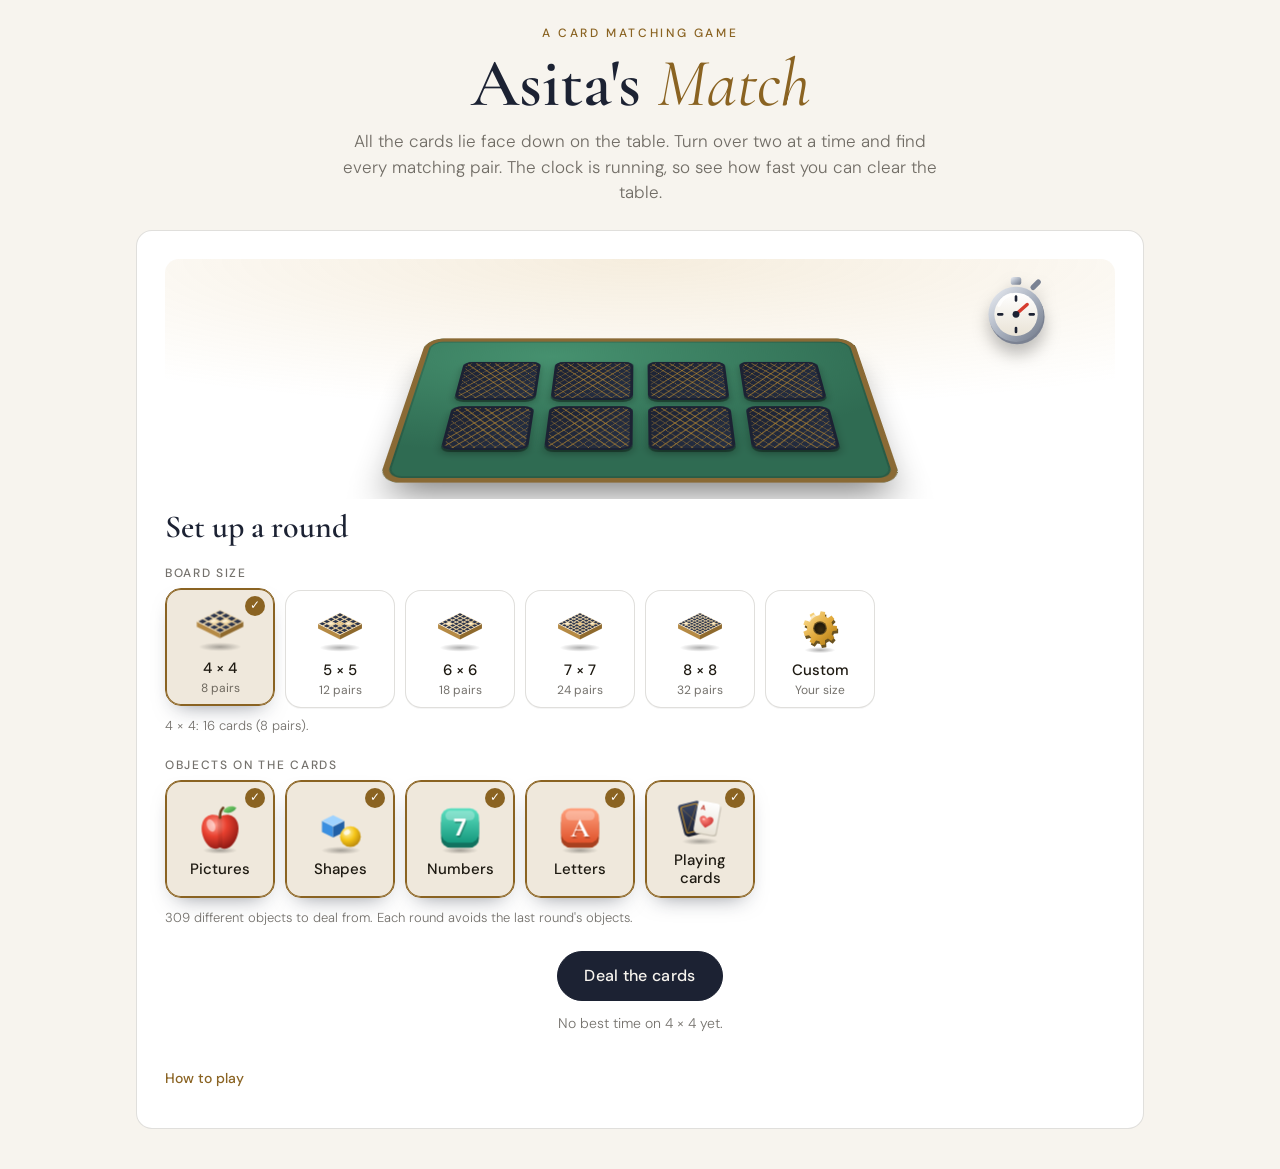
<file: index.html>
<!DOCTYPE html>
<html lang="en">
<head>
<meta charset="UTF-8">
<meta name="viewport" content="width=device-width, initial-scale=1, viewport-fit=cover">
<title>Asita's Match</title>
<meta name="description" content="Asita's Match: a card matching game. Turn over two cards at a time, find every pair and beat your best time. Plays on phones, tablets and computers.">
<meta name="theme-color" content="#f7f4ee" media="(prefers-color-scheme: light)">
<meta name="theme-color" content="#141824" media="(prefers-color-scheme: dark)">
<meta name="apple-mobile-web-app-capable" content="yes">
<meta name="mobile-web-app-capable" content="yes">
<meta name="apple-mobile-web-app-title" content="Asita's Match">
<meta name="apple-mobile-web-app-status-bar-style" content="default">
<link rel="icon" href="icon.svg" type="image/svg+xml">
<link rel="apple-touch-icon" href="icon-180.png">
<link rel="manifest" href="manifest.webmanifest">
<link rel="preconnect" href="https://fonts.googleapis.com">
<link rel="preconnect" href="https://fonts.gstatic.com" crossorigin>
<link href="https://fonts.googleapis.com/css2?family=Cormorant+Garamond:ital,wght@0,600;0,700;1,400&family=DM+Sans:opsz,wght@9..40,300;9..40,400;9..40,500;9..40,600&display=swap" rel="stylesheet">
<link rel="stylesheet" href="styles.css">
<link rel="stylesheet" href="lobby3d.css">
</head>
<body>
<script src="lobby3d.js"></script>
<div class="wrap">
  <header id="siteHeader">
    <div class="eyebrow">A card matching game</div>
    <h1>Asita's <em>Match</em></h1>
    <p class="lead">All the cards lie face down on the table. Turn over two at a time and find every matching pair. The clock is running, so see how fast you can clear the table.</p>
  </header>

  <!-- SETUP -->
  <section class="panel" id="setup">
    <!-- cards on a table in 3D, pairs turning over; purely decorative -->
    <div class="hero3d" aria-hidden="true">
      <div class="scene"><div class="sway">
        <div class="table">
          <span class="hc pair" style="--d:0s"><span class="hc-in"><span class="hc-back"></span><span class="hc-face"><svg class="ico3d" aria-hidden="true" focusable="false"><use href="#i3-apple"/></svg></span></span></span>
          <span class="hc" style="--d:-2.5s"><span class="hc-in"><span class="hc-back"></span><span class="hc-face"><svg class="ico3d" aria-hidden="true" focusable="false"><use href="#i3-number"/></svg></span></span></span>
          <span class="hc" style="--d:-7.5s"><span class="hc-in"><span class="hc-back"></span><span class="hc-face"><svg class="ico3d" aria-hidden="true" focusable="false"><use href="#i3-star"/></svg></span></span></span>
          <span class="hc" style="--d:-5s"><span class="hc-in"><span class="hc-back"></span><span class="hc-face"><svg class="ico3d" aria-hidden="true" focusable="false"><use href="#i3-cards"/></svg></span></span></span>
          <span class="hc" style="--d:-4.4s"><span class="hc-in"><span class="hc-back"></span><span class="hc-face"><svg class="ico3d" aria-hidden="true" focusable="false"><use href="#i3-cards"/></svg></span></span></span>
          <span class="hc" style="--d:-6.9s"><span class="hc-in"><span class="hc-back"></span><span class="hc-face"><svg class="ico3d" aria-hidden="true" focusable="false"><use href="#i3-star"/></svg></span></span></span>
          <span class="hc pair" style="--d:-9.4s"><span class="hc-in"><span class="hc-back"></span><span class="hc-face"><svg class="ico3d" aria-hidden="true" focusable="false"><use href="#i3-apple"/></svg></span></span></span>
          <span class="hc" style="--d:-1.9s"><span class="hc-in"><span class="hc-back"></span><span class="hc-face"><svg class="ico3d" aria-hidden="true" focusable="false"><use href="#i3-number"/></svg></span></span></span>
        </div>
        <span class="watch"><svg class="ico3d" aria-hidden="true" focusable="false"><use href="#i3-stopwatch"/></svg></span>
      </div></div>
    </div>
    <h2>Set up a round</h2>
    <div class="settings">
      <fieldset class="field">
        <legend class="title">Board size</legend>
        <div class="seg tiles" id="sizeSeg">
          <input type="radio" name="size" id="s4" value="4x4" checked><label for="s4"><svg class="ico3d" aria-hidden="true" focusable="false"><use href="#i3-board4"/></svg>4 × 4<small>8 pairs</small></label>
          <input type="radio" name="size" id="s5" value="5x5"><label for="s5"><svg class="ico3d" aria-hidden="true" focusable="false"><use href="#i3-board5"/></svg>5 × 5<small>12 pairs</small></label>
          <input type="radio" name="size" id="s6" value="6x6"><label for="s6"><svg class="ico3d" aria-hidden="true" focusable="false"><use href="#i3-board6"/></svg>6 × 6<small>18 pairs</small></label>
          <input type="radio" name="size" id="s7" value="7x7"><label for="s7"><svg class="ico3d" aria-hidden="true" focusable="false"><use href="#i3-board7"/></svg>7 × 7<small>24 pairs</small></label>
          <input type="radio" name="size" id="s8" value="8x8"><label for="s8"><svg class="ico3d" aria-hidden="true" focusable="false"><use href="#i3-board8"/></svg>8 × 8<small>32 pairs</small></label>
          <input type="radio" name="size" id="sc" value="custom"><label for="sc"><svg class="ico3d" aria-hidden="true" focusable="false"><use href="#i3-custom"/></svg>Custom<small>Your size</small></label>
        </div>
        <p class="hint" id="sizeHint"></p>
      </fieldset>

      <fieldset class="field custom" id="customField" hidden>
        <legend class="title">Custom board</legend>
        <div class="steppers">
          <div class="stepper">
            <label for="c-rows">Rows</label>
            <div class="stepper-ctl">
              <button type="button" class="step" data-for="c-rows" data-step="-1" aria-label="Fewer rows">−</button>
              <input type="number" id="c-rows" inputmode="numeric" pattern="[0-9]*" step="1" min="2" max="8">
              <button type="button" class="step" data-for="c-rows" data-step="1" aria-label="More rows">+</button>
            </div>
          </div>
          <div class="stepper">
            <label for="c-cols">Columns</label>
            <div class="stepper-ctl">
              <button type="button" class="step" data-for="c-cols" data-step="-1" aria-label="Fewer columns">−</button>
              <input type="number" id="c-cols" inputmode="numeric" pattern="[0-9]*" step="1" min="2" max="8">
              <button type="button" class="step" data-for="c-cols" data-step="1" aria-label="More columns">+</button>
            </div>
          </div>
        </div>
      </fieldset>

      <fieldset class="field">
        <legend class="title">Objects on the cards</legend>
        <div class="seg tiles" id="catSeg"></div>
        <p class="hint" id="catHint"></p>
      </fieldset>
    </div>
    <div class="actions"><button class="btn" id="startBtn" type="button" aria-describedby="catHint">Deal the cards</button></div>
    <p class="best-line" id="bestLine"></p>

    <details class="rules">
      <summary>How to play</summary>
      <ol>
        <li>Choose a board size. A 4 × 4 board has 16 cards (8 pairs) and an 8 × 8 board has 64 cards (32 pairs). Custom lets you choose any number of rows and columns from 2 to 8.</li>
        <li>If the board has an odd number of spaces, as 5 × 5 and 7 × 7 do, the middle space is a free ★ space with no card on it.</li>
        <li>Tap a card to turn it over, then tap a second card. If the two match, they stay face up. If not, they turn back over, so try to remember where they were.</li>
        <li>The timer starts on your first tap and stops when you find the last pair. Each try at a pair counts as one move.</li>
        <li>You can pause at any time. The board is hidden while the game is paused.</li>
        <li>On a keyboard, use the arrow keys to move between cards, Enter or Space to turn one over and Esc to pause.</li>
        <li>Each round deals objects you didn't have in the last round, where there are enough to choose from. Your best time for every board size is saved on this device.</li>
      </ol>
    </details>
  </section>

  <!-- PLAY -->
  <section class="panel play" id="play" hidden>
    <div class="hud" id="hud">
      <div class="hud-item"><span class="k">Time</span><span class="v mono" id="hudTime">0:00.0</span></div>
      <div class="hud-item"><span class="k">Pairs</span><span class="v"><span id="hudPairs">0</span>/<span id="hudTotal">8</span></span></div>
      <div class="hud-item"><span class="k">Moves</span><span class="v" id="hudMoves">0</span></div>
    </div>
    <p class="status" id="status" aria-live="polite">The timer starts on your first tap.</p>
    <div class="board-wrap" id="boardWrap">
      <div class="board" id="board" role="group" aria-label="Cards on the table"></div>
      <div class="paused" id="pausedCover" hidden>
        <div class="big">Paused</div>
        <p>The cards are hidden while the game is paused.</p>
        <button class="btn" id="resumeBtn" type="button">Resume</button>
      </div>
    </div>
    <div class="actions play-actions" id="playActions">
      <button class="btn ghost" id="pauseBtn" type="button">Pause</button>
      <button class="btn ghost" id="restartBtn" type="button">New deal</button>
      <button class="btn ghost" id="quitBtn" type="button">Quit</button>
    </div>
  </section>

  <!-- RESULTS -->
  <section class="panel" id="results" hidden>
    <h2 class="center" id="resultTitle" tabindex="-1">Table cleared!</h2>
    <div class="final">
      <div class="score mono" id="finalTime">0:00.0</div>
      <p id="finalMsg"></p>
    </div>
    <div class="stats" id="finalStats"></div>
    <div class="actions">
      <button class="btn" id="againBtn" type="button">Play again</button>
      <button class="btn ghost" id="setupBtn" type="button">Change board</button>
    </div>
    <h3 class="sub">Your rounds</h3>
    <div class="table-wrap"><table class="rounds" id="roundsTable"></table></div>
  </section>
</div>
<div class="sr-only" id="announcer" aria-live="polite"></div>
<script src="game.js"></script>
</body>
</html>
</file>
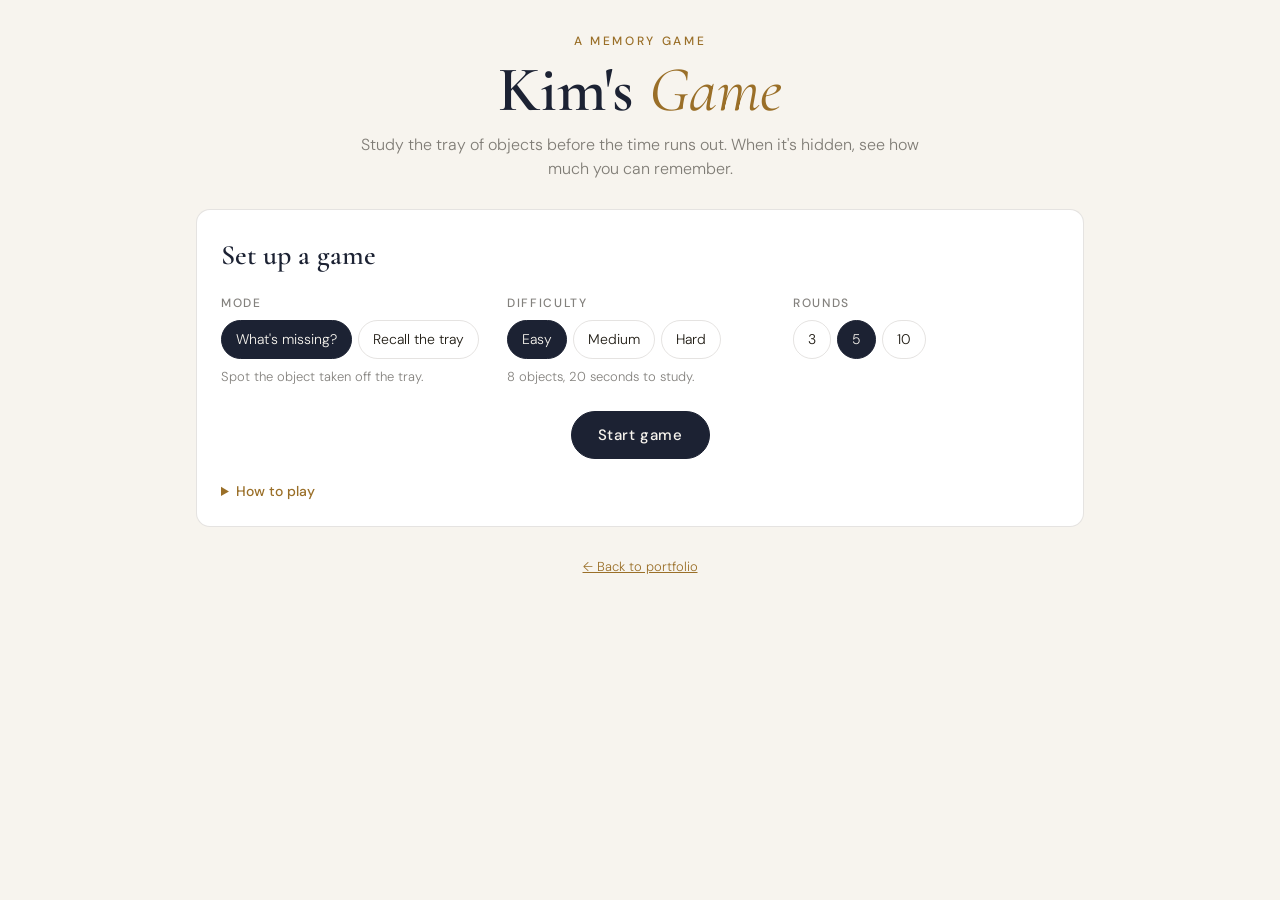
<file: kims-game.html>
<!DOCTYPE html>
<html lang="en">
<head>
<meta charset="UTF-8">
<meta name="viewport" content="width=device-width, initial-scale=1.0">
<title>Kim's Game</title>
<meta name="description" content="Play Kim's game: study a tray of objects, then test your memory.">
<link href="https://fonts.googleapis.com/css2?family=Cormorant+Garamond:ital,wght@0,400;0,600;0,700;1,400&family=DM+Sans:opsz,wght@9..40,300;9..40,400;9..40,500&display=swap" rel="stylesheet">
<style>
:root {
  --bg:      #f7f4ee;
  --bg2:     #ede9e0;
  --card:    #ffffff;
  --border:  rgba(40,30,10,0.12);
  --navy:    #1c2233;
  --gold:    #9a6f28;
  --gold2:   #c49030;
  --forest:  #2b5445;
  --text:    #1e1a12;
  --muted:   rgba(30,26,18,0.55);
  --red:     #8b3a2a;
  --good-bg: rgba(43,84,69,0.12);
  --bad-bg:  rgba(139,58,42,0.12);
  --sel-bg:  rgba(154,111,40,0.14);
}
@media (prefers-color-scheme: dark) {
  :root:not([data-theme="light"]) {
    --bg: #141824; --bg2: #1c2233; --card: #232a3d; --border: rgba(255,240,210,0.12);
    --navy: #f0e8d8; --gold: #e0b45a; --gold2: #e8c060; --forest: #6fbf9f;
    --text: #f0ebe0; --muted: rgba(240,235,224,0.6); --red: #e08a76;
    --good-bg: rgba(111,191,159,0.16); --bad-bg: rgba(224,138,118,0.16); --sel-bg: rgba(224,180,90,0.18);
  }
}
:root[data-theme="dark"] {
  --bg: #141824; --bg2: #1c2233; --card: #232a3d; --border: rgba(255,240,210,0.12);
  --navy: #f0e8d8; --gold: #e0b45a; --gold2: #e8c060; --forest: #6fbf9f;
  --text: #f0ebe0; --muted: rgba(240,235,224,0.6); --red: #e08a76;
  --good-bg: rgba(111,191,159,0.16); --bad-bg: rgba(224,138,118,0.16); --sel-bg: rgba(224,180,90,0.18);
}

*,*::before,*::after { margin:0; padding:0; box-sizing:border-box; }
body {
  background: var(--bg);
  color: var(--text);
  font-family: 'DM Sans', sans-serif;
  font-weight: 300;
  min-height: 100vh;
  line-height: 1.5;
}
.wrap { max-width: 920px; margin: 0 auto; padding: 32px 16px 64px; }

header { text-align: center; margin-bottom: 28px; }
.eyebrow { font-size: 12px; letter-spacing: .22em; text-transform: uppercase; color: var(--gold); font-weight: 500; }
h1 { font-family: 'Cormorant Garamond', serif; font-weight: 600; font-size: clamp(40px, 8vw, 64px); color: var(--navy); line-height: 1.05; margin: 6px 0 10px; }
h1 em { color: var(--gold); font-style: italic; font-weight: 400; }
.lead { color: var(--muted); max-width: 560px; margin: 0 auto; }

.panel { background: var(--card); border: 1px solid var(--border); border-radius: 14px; padding: 24px; }
h2 { font-family: 'Cormorant Garamond', serif; font-weight: 600; font-size: 28px; color: var(--navy); margin-bottom: 6px; }

.settings { display: grid; gap: 20px; grid-template-columns: repeat(auto-fit, minmax(240px, 1fr)); margin: 18px 0 24px; }
.field label.title { display:block; font-size: 12px; letter-spacing: .14em; text-transform: uppercase; color: var(--muted); margin-bottom: 8px; font-weight: 500; }
.seg { display: flex; flex-wrap: wrap; gap: 6px; }
.seg input { position: absolute; opacity: 0; pointer-events: none; }
.seg label { padding: 8px 14px; border: 1px solid var(--border); border-radius: 999px; cursor: pointer; font-size: 14px; user-select: none; transition: background .15s, border-color .15s; }
.seg input:checked + label { background: var(--navy); color: var(--bg); border-color: var(--navy); }
.seg input:focus-visible + label { outline: 2px solid var(--gold2); outline-offset: 2px; }
.hint { font-size: 13px; color: var(--muted); margin-top: 8px; }

.btn { font: inherit; font-weight: 500; font-size: 15px; letter-spacing: .04em; padding: 12px 26px; border-radius: 999px; border: 1px solid var(--navy); background: var(--navy); color: var(--bg); cursor: pointer; transition: transform .1s, opacity .15s; }
.btn:hover { transform: translateY(-1px); }
.btn:disabled { opacity: .4; cursor: not-allowed; transform: none; }
.btn.ghost { background: transparent; color: var(--navy); }
.btn:focus-visible { outline: 2px solid var(--gold2); outline-offset: 2px; }
.actions { display: flex; flex-wrap: wrap; gap: 10px; justify-content: center; margin-top: 20px; }

.hud { display: flex; flex-wrap: wrap; gap: 8px 20px; justify-content: space-between; align-items: center; margin-bottom: 14px; font-size: 14px; color: var(--muted); }
.hud b { color: var(--text); font-weight: 500; }
.phase { font-family: 'Cormorant Garamond', serif; font-size: 26px; font-weight: 600; color: var(--navy); text-align: center; margin-bottom: 4px; }
.instr { text-align: center; color: var(--muted); margin-bottom: 16px; min-height: 1.5em; }
.instr:empty { display: none; }

.timer { height: 6px; background: var(--bg2); border-radius: 99px; overflow: hidden; margin-bottom: 18px; }
.timer > i { display: block; height: 100%; width: 100%; background: linear-gradient(90deg, var(--gold), var(--gold2)); transform-origin: left; }

.tray {
  display: grid; gap: 10px;
  grid-template-columns: repeat(auto-fill, minmax(96px, 1fr));
  background: var(--bg2); border-radius: 12px; padding: 14px;
  min-height: 140px;
}
.tray.cover { position: relative; }
.item {
  font: inherit; color: var(--text);
  background: var(--card); border: 2px solid transparent; border-radius: 10px;
  padding: 12px 6px 10px; text-align: center; display: flex; flex-direction: column; align-items: center; gap: 4px;
  box-shadow: 0 1px 2px rgba(0,0,0,.06);
  animation: pop .25s ease both;
}
.item .emo { font-size: 38px; line-height: 1.1; }
.item .nm { font-size: 12px; color: var(--muted); }
button.item { cursor: pointer; transition: border-color .12s, background .12s; }
button.item:hover { border-color: var(--border); }
button.item:focus-visible { outline: 2px solid var(--gold2); outline-offset: 2px; }
.item.sel { border-color: var(--gold); background: var(--sel-bg); }
.item.good { border-color: var(--forest); background: var(--good-bg); }
.item.bad { border-color: var(--red); background: var(--bad-bg); }
.item.missed { border-color: var(--forest); border-style: dashed; }
.item .tag { font-size: 11px; font-weight: 500; letter-spacing: .04em; }
.item.good .tag { color: var(--forest); }
.item.bad .tag { color: var(--red); }
.item.missed .tag { color: var(--forest); }
.item.gone { visibility: hidden; }
@keyframes pop { from { opacity: 0; transform: scale(.85); } to { opacity: 1; transform: none; } }

.blank { display: flex; align-items: center; justify-content: center; min-height: 220px; flex-direction: column; gap: 6px; }
.blank .big { font-family: 'Cormorant Garamond', serif; font-size: 72px; color: var(--navy); line-height: 1; }

.result { text-align: center; margin: 18px 0 4px; }
.result .score { font-family: 'Cormorant Garamond', serif; font-size: 44px; font-weight: 700; color: var(--navy); }
.result p { color: var(--muted); }

.stats { display: grid; grid-template-columns: repeat(auto-fit, minmax(120px, 1fr)); gap: 10px; margin-top: 18px; }
.stat { background: var(--bg2); border-radius: 10px; padding: 12px; text-align: center; }
.stat .v { font-family: 'Cormorant Garamond', serif; font-size: 30px; font-weight: 700; color: var(--navy); }
.stat .k { font-size: 11px; letter-spacing: .14em; text-transform: uppercase; color: var(--muted); }

.rules { margin-top: 22px; font-size: 14px; color: var(--muted); }
.rules summary { cursor: pointer; color: var(--gold); font-weight: 500; }
.rules ol { padding-left: 20px; margin-top: 8px; display: grid; gap: 4px; }

footer { text-align: center; margin-top: 30px; font-size: 13px; color: var(--muted); }
footer a { color: var(--gold); }

[hidden] { display: none !important; }

@media (max-width: 480px) {
  .panel { padding: 16px; }
  .tray { grid-template-columns: repeat(auto-fill, minmax(78px, 1fr)); gap: 8px; padding: 10px; }
  .item .emo { font-size: 30px; }
}
@media (prefers-reduced-motion: reduce) { .item { animation: none; } }
</style>
</head>
<body>
<div class="wrap">
  <header>
    <div class="eyebrow">A memory game</div>
    <h1>Kim's <em>Game</em></h1>
    <p class="lead">Study the tray of objects before the time runs out. When it's hidden, see how much you can remember.</p>
  </header>

  <!-- SETUP -->
  <section class="panel" id="setup">
    <h2>Set up a game</h2>
    <div class="settings">
      <div class="field">
        <label class="title">Mode</label>
        <div class="seg" id="modeSeg">
          <input type="radio" name="mode" id="m-missing" value="missing" checked><label for="m-missing">What's missing?</label>
          <input type="radio" name="mode" id="m-recall" value="recall"><label for="m-recall">Recall the tray</label>
        </div>
        <p class="hint" id="modeHint"></p>
      </div>
      <div class="field">
        <label class="title">Difficulty</label>
        <div class="seg" id="diffSeg">
          <input type="radio" name="diff" id="d-easy" value="easy" checked><label for="d-easy">Easy</label>
          <input type="radio" name="diff" id="d-med" value="medium"><label for="d-med">Medium</label>
          <input type="radio" name="diff" id="d-hard" value="hard"><label for="d-hard">Hard</label>
        </div>
        <p class="hint" id="diffHint"></p>
      </div>
      <div class="field">
        <label class="title">Rounds</label>
        <div class="seg">
          <input type="radio" name="rounds" id="r3" value="3"><label for="r3">3</label>
          <input type="radio" name="rounds" id="r5" value="5" checked><label for="r5">5</label>
          <input type="radio" name="rounds" id="r10" value="10"><label for="r10">10</label>
        </div>
      </div>
    </div>
    <div class="actions"><button class="btn" id="startBtn">Start game</button></div>

    <details class="rules">
      <summary>How to play</summary>
      <ol>
        <li>A tray of objects appears. Memorise as many as you can before the timer runs out.</li>
        <li>The tray is covered for a moment.</li>
        <li><b>What's missing?</b> The tray comes back with some objects removed. Pick the missing ones from the choices below it.</li>
        <li><b>Recall the tray:</b> You see a larger mix of objects. Pick every one that was on the tray.</li>
        <li>Each correct pick earns a point and each wrong pick loses one. A round never scores below zero.</li>
      </ol>
      <p style="margin-top:8px">Kim's game gets its name from Rudyard Kipling's novel <i>Kim</i> (1901), in which the young hero is trained to observe this way. Scouts and guides still play it today.</p>
    </details>
  </section>

  <!-- PLAY -->
  <section class="panel" id="play" hidden>
    <div class="hud">
      <span>Round <b id="hudRound">1</b> / <b id="hudRounds">5</b></span>
      <span id="hudMode"></span>
      <span>Score <b id="hudScore">0</b></span>
    </div>
    <div class="phase" id="phase">Memorise</div>
    <p class="instr" id="instr" aria-live="polite"></p>
    <div class="timer" id="timer"><i id="timerBar"></i></div>

    <div id="trayWrap"></div>

    <div id="choicesWrap" hidden>
      <p class="instr" style="margin:18px 0 10px" id="choicesLabel">Which objects are missing?</p>
      <div class="tray" id="choices"></div>
    </div>

    <div class="result" id="roundResult" hidden></div>

    <div class="actions">
      <button class="btn ghost" id="skipBtn">I'm ready</button>
      <button class="btn" id="submitBtn" hidden disabled>Check answer</button>
      <button class="btn" id="nextBtn" hidden>Next round</button>
      <button class="btn ghost" id="quitBtn">Quit</button>
    </div>
  </section>

  <!-- SUMMARY -->
  <section class="panel" id="summary" hidden>
    <h2 style="text-align:center">Game over</h2>
    <div class="result">
      <div class="score" id="finalScore">0</div>
      <p id="finalMsg"></p>
    </div>
    <div class="stats" id="finalStats"></div>
    <div class="actions">
      <button class="btn" id="againBtn">Play again</button>
      <button class="btn ghost" id="setupBtn">Change settings</button>
    </div>
  </section>

  <footer><a href="index.html">← Back to portfolio</a></footer>
</div>

<script>
(() => {
  const ITEMS = [
    ['🔑','Key'],['⌚','Watch'],['📎','Paper clip'],['✏️','Pencil'],['🪙','Coin'],['🕯️','Candle'],
    ['🧭','Compass'],['🔦','Torch'],['🧵','Thread'],['🪡','Needle'],['🧷','Safety pin'],['✂️','Scissors'],
    ['📏','Ruler'],['🔋','Battery'],['💡','Light bulb'],['🔍','Magnifier'],['📌','Pin'],['🖊️','Pen'],
    ['🎲','Die'],['🧩','Puzzle piece'],['🪀','Yo-yo'],['🎈','Balloon'],['🧸','Teddy bear'],['🪁','Kite'],
    ['🍎','Apple'],['🍋','Lemon'],['🥕','Carrot'],['🍌','Banana'],['🧀','Cheese'],['🥚','Egg'],
    ['🍄','Mushroom'],['🌰','Chestnut'],['🐚','Shell'],['🪶','Feather'],['🍂','Leaf'],['🌸','Flower'],
    ['🪨','Stone'],['🦴','Bone'],['🥄','Spoon'],['🍴','Fork'],['☕','Cup'],['🧂','Salt'],
    ['🔔','Bell'],['📮','Postbox'],['✉️','Envelope'],['📚','Books'],['🗝️','Old key'],['🧲','Magnet'],
    ['🪥','Toothbrush'],['🧼','Soap'],['🧽','Sponge'],['🪒','Razor'],['👓','Glasses'],['🧤','Gloves'],
    ['🧦','Socks'],['🎩','Top hat'],['👒','Sun hat'],['🧣','Scarf'],['💍','Ring'],['🎀','Ribbon'],
    ['⚽','Football'],['🏀','Basketball'],['🎾','Tennis ball'],['🏓','Bat'],['🎯','Dart board'],['🪃','Boomerang'],
    ['⏰','Alarm clock'],['📷','Camera'],['📱','Phone'],['🎧','Headphones'],['🧯','Extinguisher'],['🪜','Ladder'],
    ['🔨','Hammer'],['🪛','Screwdriver'],['🔧','Spanner'],['🪚','Saw'],['🧰','Toolbox'],['🪣','Bucket'],
  ].map(([emo, name], id) => ({ id, emo, name }));

  // shown: objects on the tray; study: seconds; missing: objects removed (missing mode);
  // pool: total choices in recall mode
  const LEVELS = {
    easy:   { shown: 8,  study: 20, missing: 1, pool: 14 },
    medium: { shown: 12, study: 25, missing: 2, pool: 20 },
    hard:   { shown: 16, study: 30, missing: 3, pool: 28 },
  };
  const COVER_MS = 1800;

  const $ = id => document.getElementById(id);
  const sections = { setup: $('setup'), play: $('play'), summary: $('summary') };
  const show = name => Object.entries(sections).forEach(([k, el]) => el.hidden = k !== name);

  const shuffle = a => { a = a.slice(); for (let i = a.length - 1; i > 0; i--) { const j = Math.floor(Math.random() * (i + 1)); [a[i], a[j]] = [a[j], a[i]]; } return a; };
  const radio = name => document.querySelector(`input[name="${name}"]:checked`).value;

  const store = {
    get(k) { try { return JSON.parse(localStorage.getItem(k)); } catch { return null; } },
    set(k, v) { try { localStorage.setItem(k, JSON.stringify(v)); } catch {} },
  };

  let game = null, timerRaf = 0, coverTimeout = 0;

  function updateHints() {
    const lvl = LEVELS[radio('diff')];
    $('diffHint').textContent = `${lvl.shown} objects, ${lvl.study} seconds to study.`;
    $('modeHint').textContent = radio('mode') === 'missing'
      ? `Spot the ${lvl.missing === 1 ? 'object' : lvl.missing + ' objects'} taken off the tray.`
      : `Pick out all ${lvl.shown} objects from a mix of ${lvl.pool}.`;
  }
  document.querySelectorAll('#setup input').forEach(i => i.addEventListener('change', updateHints));

  // restore last settings
  const saved = store.get('kims-settings');
  if (saved) for (const [k, v] of Object.entries(saved)) {
    const el = document.querySelector(`input[name="${k}"][value="${v}"]`);
    if (el) el.checked = true;
  }
  updateHints();

  function itemEl(it, { button = false, tag = '' } = {}) {
    const el = document.createElement(button ? 'button' : 'div');
    el.className = 'item';
    if (button) { el.type = 'button'; el.setAttribute('aria-pressed', 'false'); }
    el.innerHTML = `<span class="emo" aria-hidden="true">${it.emo}</span><span class="nm">${it.name}</span>${tag ? `<span class="tag">${tag}</span>` : ''}`;
    el.dataset.id = it.id;
    return el;
  }

  function startGame() {
    const settings = { mode: radio('mode'), diff: radio('diff'), rounds: radio('rounds') };
    store.set('kims-settings', settings);
    game = { ...settings, rounds: +settings.rounds, lvl: LEVELS[settings.diff], round: 0, score: 0, correct: 0, wrong: 0, possible: 0, perfect: 0 };
    $('hudRounds').textContent = game.rounds;
    $('hudMode').textContent = (game.mode === 'missing' ? "What's missing?" : 'Recall') + ' · ' + game.diff[0].toUpperCase() + game.diff.slice(1);
    show('play');
    nextRound();
  }

  function nextRound() {
    game.round++;
    $('hudRound').textContent = game.round;
    $('hudScore').textContent = game.score;
    const { shown } = game.lvl;
    const tray = shuffle(ITEMS).slice(0, shown);
    game.tray = tray;
    game.picked = new Set();

    $('roundResult').hidden = true;
    $('choicesWrap').hidden = true;
    $('nextBtn').hidden = true;
    $('submitBtn').hidden = true;
    $('skipBtn').hidden = false;
    $('timer').hidden = false;
    $('phase').textContent = 'Memorise';
    $('instr').textContent = 'Study the tray carefully.';

    const grid = document.createElement('div');
    grid.className = 'tray';
    tray.forEach(it => grid.appendChild(itemEl(it)));
    $('trayWrap').replaceChildren(grid);

    runTimer(game.lvl.study * 1000, coverTray);
  }

  function runTimer(ms, done) {
    cancelAnimationFrame(timerRaf);
    const bar = $('timerBar'), t0 = performance.now();
    const tick = now => {
      const f = Math.max(0, 1 - (now - t0) / ms);
      bar.style.transform = `scaleX(${f})`;
      const secs = Math.ceil(f * ms / 1000);
      $('instr').textContent = `Study the tray carefully. ${secs}s left`;
      if (f > 0) timerRaf = requestAnimationFrame(tick); else done();
    };
    timerRaf = requestAnimationFrame(tick);
  }

  function coverTray() {
    cancelAnimationFrame(timerRaf);
    $('skipBtn').hidden = true;
    $('timer').hidden = true;
    $('phase').textContent = 'Covered';
    $('instr').textContent = 'The tray is covered…';
    const blank = document.createElement('div');
    blank.className = 'tray blank';
    blank.innerHTML = '<div class="big">?</div>';
    $('trayWrap').replaceChildren(blank);
    coverTimeout = setTimeout(game.mode === 'missing' ? askMissing : askRecall, COVER_MS);
  }

  function askMissing() {
    const { missing } = game.lvl;
    const removed = shuffle(game.tray).slice(0, missing);
    game.answer = new Set(removed.map(i => i.id));
    game.need = missing;

    $('phase').textContent = "What's missing?";
    $('instr').textContent = `${missing === 1 ? 'One object has' : missing + ' objects have'} been taken away.`;

    const grid = document.createElement('div');
    grid.className = 'tray';
    shuffle(game.tray).forEach(it => {
      if (!game.answer.has(it.id)) grid.appendChild(itemEl(it));
    });
    $('trayWrap').replaceChildren(grid);

    // choices: the removed objects plus decoys that were never on the tray
    const onTray = new Set(game.tray.map(i => i.id));
    const decoys = shuffle(ITEMS.filter(i => !onTray.has(i.id))).slice(0, Math.max(5, missing * 3));
    $('choicesLabel').textContent = `Pick the ${missing === 1 ? 'missing object' : missing + ' missing objects'}:`;
    renderChoices(shuffle([...removed, ...decoys]));
  }

  function askRecall() {
    const { pool } = game.lvl;
    game.answer = new Set(game.tray.map(i => i.id));
    game.need = game.tray.length;
    const decoys = shuffle(ITEMS.filter(i => !game.answer.has(i.id))).slice(0, pool - game.tray.length);

    $('phase').textContent = 'Recall the tray';
    $('instr').textContent = `Pick all ${game.tray.length} objects that were on the tray.`;
    $('trayWrap').replaceChildren();
    $('choicesLabel').textContent = '';
    renderChoices(shuffle([...game.tray, ...decoys]));
  }

  function renderChoices(list) {
    const grid = $('choices');
    grid.replaceChildren();
    list.forEach(it => {
      const b = itemEl(it, { button: true });
      b.addEventListener('click', () => togglePick(b, it.id));
      grid.appendChild(b);
    });
    $('choicesWrap').hidden = false;
    $('submitBtn').hidden = false;
    updateSubmit();
  }

  function togglePick(el, id) {
    if (game.checked) return;
    if (game.picked.has(id)) game.picked.delete(id);
    else {
      if (game.picked.size >= game.need) return; // can't pick more than the answer size
      game.picked.add(id);
    }
    el.classList.toggle('sel', game.picked.has(id));
    el.setAttribute('aria-pressed', game.picked.has(id));
    updateSubmit();
  }

  function updateSubmit() {
    game.checked = false;
    const n = game.picked.size;
    $('submitBtn').disabled = n === 0;
    $('submitBtn').textContent = `Check answer (${n}/${game.need})`;
  }

  function checkAnswer() {
    game.checked = true;
    let correct = 0, wrong = 0;
    $('choices').querySelectorAll('.item').forEach(el => {
      const id = +el.dataset.id, picked = game.picked.has(id), right = game.answer.has(id);
      el.classList.remove('sel');
      el.disabled = true;
      let tag = '';
      if (picked && right) { el.classList.add('good'); tag = '✓ Correct'; correct++; }
      else if (picked && !right) { el.classList.add('bad'); tag = '✗ Not there'; wrong++; }
      else if (!picked && right) { el.classList.add('missed'); tag = 'Missed'; }
      if (tag) el.insertAdjacentHTML('beforeend', `<span class="tag">${tag}</span>`);
    });

    const pts = Math.max(0, correct - wrong);
    game.score += pts; game.correct += correct; game.wrong += wrong; game.possible += game.need;
    if (correct === game.need && wrong === 0) game.perfect++;
    $('hudScore').textContent = game.score;

    // in missing mode, show the full original tray again for reference
    if (game.mode === 'missing') {
      const grid = document.createElement('div');
      grid.className = 'tray';
      game.tray.forEach(it => {
        const el = itemEl(it, { tag: game.answer.has(it.id) ? 'Was missing' : '' });
        if (game.answer.has(it.id)) el.classList.add('missed');
        grid.appendChild(el);
      });
      $('trayWrap').replaceChildren(grid);
    }

    const perfect = correct === game.need && wrong === 0;
    $('phase').textContent = perfect ? 'Perfect!' : correct > 0 ? 'Good effort' : 'Not this time';
    $('instr').textContent = '';
    const r = $('roundResult');
    r.innerHTML = `<p>${correct} of ${game.need} correct${wrong ? `, ${wrong} wrong` : ''}. <b>+${pts}</b> point${pts === 1 ? '' : 's'}.</p>`;
    r.hidden = false;
    $('submitBtn').hidden = true;
    $('nextBtn').hidden = false;
    $('nextBtn').textContent = game.round >= game.rounds ? 'See results' : 'Next round';
    $('nextBtn').focus();
  }

  function finish() {
    const key = `kims-best-${game.mode}-${game.diff}-${game.rounds}`;
    const best = store.get(key) || 0;
    const newBest = game.score > best;
    if (newBest) store.set(key, game.score);
    const acc = game.possible ? Math.round(100 * game.correct / game.possible) : 0;

    $('finalScore').textContent = `${game.score} / ${game.possible}`;
    $('finalMsg').textContent = newBest && best > 0 ? 'New personal best!'
      : acc >= 90 ? 'An eye like Kim himself.'
      : acc >= 60 ? 'Sharp observation. Try a harder level?'
      : 'Keep practising. Your memory will sharpen.';
    $('finalStats').innerHTML = [
      ['Accuracy', acc + '%'],
      ['Perfect rounds', `${game.perfect}/${game.rounds}`],
      ['Wrong picks', game.wrong],
      ['Best score', Math.max(best, game.score)],
    ].map(([k, v]) => `<div class="stat"><div class="v">${v}</div><div class="k">${k}</div></div>`).join('');
    show('summary');
  }

  function quit() {
    cancelAnimationFrame(timerRaf);
    clearTimeout(coverTimeout);
    game = null;
    show('setup');
  }

  $('startBtn').addEventListener('click', startGame);
  $('skipBtn').addEventListener('click', coverTray);
  $('submitBtn').addEventListener('click', checkAnswer);
  $('nextBtn').addEventListener('click', () => game.round >= game.rounds ? finish() : nextRound());
  $('quitBtn').addEventListener('click', quit);
  $('againBtn').addEventListener('click', startGame);
  $('setupBtn').addEventListener('click', () => show('setup'));
})();
</script>
</body>
</html>
</file>
<file: styles.css>
:root {
  --bg:      #f7f4ee;
  --bg2:     #ede9e0;
  --card:    #ffffff;
  --border:  rgba(40,30,10,0.14);
  --navy:    #1c2233;
  --on-navy: #f7f4ee;
  --gold:    #8a6322;
  --gold2:   #c49030;
  --forest:  #2b5445;
  --text:    #1e1a12;
  --muted:   rgba(30,26,18,0.62);
  --red:     #8b3a2a;
  --good-bg: rgba(43,84,69,0.12);
  --bad-bg:  rgba(139,58,42,0.12);
  --sel-bg:  rgba(154,111,40,0.16);
  --ink:     #1e1a12;  /* text drawn on card faces: numbers, letters, black suits */
  --card-red:#c0392b;
  --back1:   #1c2233;  /* card back */
  --back2:   #263044;
  --back-line: rgba(196,144,48,0.55);
}
@media (prefers-color-scheme: dark) {
  :root:not([data-theme="light"]) {
    --bg: #141824; --bg2: #1c2233; --card: #232a3d; --border: rgba(255,240,210,0.14);
    --navy: #f0e8d8; --on-navy: #141824; --gold: #e0b45a; --gold2: #e8c060; --forest: #6fbf9f;
    --text: #f0ebe0; --muted: rgba(240,235,224,0.68); --red: #e08a76;
    --good-bg: rgba(111,191,159,0.16); --bad-bg: rgba(224,138,118,0.16); --sel-bg: rgba(224,180,90,0.2);
    --ink: #f0ebe0; --card-red: #ff7a6b;
    --back1: #6b4f1d; --back2: #84622a; --back-line: rgba(255,236,190,0.45);
  }
}
:root[data-theme="dark"] {
  --bg: #141824; --bg2: #1c2233; --card: #232a3d; --border: rgba(255,240,210,0.14);
  --navy: #f0e8d8; --on-navy: #141824; --gold: #e0b45a; --gold2: #e8c060; --forest: #6fbf9f;
  --text: #f0ebe0; --muted: rgba(240,235,224,0.68); --red: #e08a76;
  --good-bg: rgba(111,191,159,0.16); --bad-bg: rgba(224,138,118,0.16); --sel-bg: rgba(224,180,90,0.2);
  --ink: #f0ebe0; --card-red: #ff7a6b;
  --back1: #6b4f1d; --back2: #84622a; --back-line: rgba(255,236,190,0.45);
}

*,*::before,*::after { margin:0; padding:0; box-sizing:border-box; }
html { -webkit-text-size-adjust: 100%; text-size-adjust: 100%; }
body {
  background: var(--bg);
  color: var(--text);
  font-family: 'DM Sans', system-ui, -apple-system, 'Segoe UI', sans-serif;
  font-weight: 300;
  min-height: 100vh;
  min-height: 100dvh;
  line-height: 1.5;
  -webkit-tap-highlight-color: transparent;
}
button, label { touch-action: manipulation; }
.wrap {
  max-width: 1040px; margin: 0 auto;
  padding: max(24px, env(safe-area-inset-top)) max(16px, env(safe-area-inset-right)) max(40px, env(safe-area-inset-bottom)) max(16px, env(safe-area-inset-left));
}
body.playing .wrap { padding-top: max(10px, env(safe-area-inset-top)); padding-bottom: max(10px, env(safe-area-inset-bottom)); }
body.playing header { display: none; }

header { text-align: center; margin-bottom: 24px; }
.eyebrow { font-size: 12px; letter-spacing: .22em; text-transform: uppercase; color: var(--gold); font-weight: 500; }
h1 { font-family: 'Cormorant Garamond', Georgia, serif; font-weight: 600; font-size: clamp(40px, 9vw, 68px); color: var(--navy); line-height: 1.05; margin: 6px 0 10px; }
h1 em { color: var(--gold); font-style: italic; font-weight: 400; }
.lead { color: var(--muted); max-width: 600px; margin: 0 auto; font-size: clamp(15px, 2.2vw, 17px); }

.panel { background: var(--card); border: 1px solid var(--border); border-radius: 16px; padding: clamp(16px, 3vw, 28px); }
h2 { font-family: 'Cormorant Garamond', Georgia, serif; font-weight: 600; font-size: clamp(26px, 4vw, 32px); color: var(--navy); line-height: 1.15; }
h3.sub { font-size: 12px; letter-spacing: .14em; text-transform: uppercase; color: var(--muted); font-weight: 500; margin: 24px 0 10px; }
.center { text-align: center; }
.mono { font-variant-numeric: tabular-nums; }

/* ── Setup ── */
.settings { display: grid; gap: 20px; margin: 18px 0 24px; }
fieldset { border: 0; min-width: 0; }
.title { display:block; font-size: 12px; letter-spacing: .14em; text-transform: uppercase; color: var(--muted); margin-bottom: 8px; font-weight: 500; }
.seg { display: flex; flex-wrap: wrap; gap: 8px; }
.seg input { position: absolute; opacity: 0; pointer-events: none; }
.seg label { min-height: 44px; display: inline-flex; align-items: center; gap: 6px; padding: 8px 16px; border: 1px solid var(--border); border-radius: 999px; cursor: pointer; font-size: 15px; user-select: none; -webkit-user-select: none; transition: background .15s, border-color .15s; font-variant-numeric: tabular-nums; }
.seg input:checked + label { background: var(--navy); color: var(--on-navy); border-color: var(--navy); }
.seg input:focus-visible + label { outline: 2px solid var(--gold); outline-offset: 2px; }
.hint { font-size: 13px; color: var(--muted); margin-top: 8px; }
.hint.warn { color: var(--red); }
.best-line { text-align: center; font-size: 14px; color: var(--muted); margin-top: 12px; min-height: 1.5em; }
.best-line b { color: var(--text); font-weight: 600; }

.field.custom { background: var(--bg2); border-radius: 12px; padding: 14px 16px 16px; }
.field.custom .title { float: left; width: 100%; }
.steppers { clear: both; display: flex; flex-wrap: wrap; gap: 12px 28px; }
.stepper > label { display: block; font-size: 14px; font-weight: 400; margin-bottom: 6px; }
.stepper-ctl { display: inline-flex; align-items: center; border: 1px solid var(--border); border-radius: 999px; background: var(--card); overflow: hidden; }
.stepper-ctl .step { font: inherit; font-size: 22px; line-height: 1; width: 48px; height: 46px; border: 0; background: transparent; color: var(--navy); cursor: pointer; }
.stepper-ctl .step:first-child { border-radius: 999px 0 0 999px; }
.stepper-ctl .step:last-child { border-radius: 0 999px 999px 0; }
.stepper-ctl .step[aria-disabled="true"] { opacity: .3; cursor: not-allowed; }
.stepper-ctl .step:focus-visible, .stepper-ctl input:focus-visible { outline: 2px solid var(--gold); outline-offset: -2px; }
@media (hover: hover) { .stepper-ctl .step:not([aria-disabled="true"]):hover { background: var(--sel-bg); } }
.stepper-ctl input {
  /* 16px stops iOS Safari zooming in when the field is focused */
  font: inherit; font-size: 16px; font-weight: 600; font-variant-numeric: tabular-nums;
  width: 56px; height: 46px; text-align: center; border: 0; border-left: 1px solid var(--border); border-right: 1px solid var(--border);
  background: transparent; color: var(--text); -moz-appearance: textfield; appearance: textfield;
}
.stepper-ctl input::-webkit-outer-spin-button, .stepper-ctl input::-webkit-inner-spin-button { -webkit-appearance: none; margin: 0; }

.btn { font: inherit; font-weight: 500; font-size: 16px; letter-spacing: .02em; min-height: 48px; padding: 12px 26px; border-radius: 999px; border: 1px solid var(--navy); background: var(--navy); color: var(--on-navy); cursor: pointer; transition: transform .1s, opacity .15s; }
.btn:disabled { opacity: .4; cursor: not-allowed; }
.btn.ghost { background: transparent; color: var(--navy); }
.btn:focus-visible { outline: 2px solid var(--gold); outline-offset: 2px; }
@media (hover: hover) { .btn:not(:disabled):hover { transform: translateY(-1px); } }
.actions { display: flex; flex-wrap: wrap; gap: 10px; justify-content: center; margin-top: 20px; }

.rules { margin-top: 22px; font-size: 14px; color: var(--muted); }
.rules summary { cursor: pointer; color: var(--gold); font-weight: 500; min-height: 44px; display: flex; align-items: center; }
.rules ol { padding-left: 20px; display: grid; gap: 4px; }

/* ── Play ── */
.panel.play { padding: 12px clamp(10px, 2vw, 20px); }
.hud { display: grid; grid-template-columns: repeat(3, 1fr); gap: 8px; text-align: center; }
.hud-item { background: var(--bg2); border-radius: 10px; padding: 6px 4px; }
.hud-item .k { display: block; font-size: 11px; letter-spacing: .14em; text-transform: uppercase; color: var(--muted); font-weight: 500; }
.hud-item .v { display: block; font-size: clamp(18px, 3.6vw, 24px); font-weight: 600; color: var(--navy); line-height: 1.2; font-variant-numeric: tabular-nums; }
.status { text-align: center; font-size: 14px; color: var(--muted); margin: 8px 0; height: 1.5em; white-space: nowrap; overflow: hidden; text-overflow: ellipsis; }
.status.good { color: var(--forest); font-weight: 500; }
.status.bad { color: var(--red); }

.board-wrap { position: relative; display: flex; justify-content: center; }
.board {
  --gap: 8px;
  display: grid; gap: var(--gap);
  grid-template-columns: repeat(var(--cols, 4), var(--cs, 72px));
  grid-auto-rows: var(--cs, 72px);
  justify-content: center;
  user-select: none; -webkit-user-select: none; -webkit-touch-callout: none;
}
.board.paused-hide { visibility: hidden; }

.mcard {
  position: relative; width: 100%; height: 100%;
  border: 0; padding: 0; background: transparent; cursor: pointer;
  perspective: 600px; border-radius: calc(var(--cs) * .12);
  font: inherit; color: var(--ink);
}
.mcard:focus-visible { outline: 3px solid var(--gold); outline-offset: 2px; }
.mcard .inner {
  position: absolute; inset: 0;
  transition: transform .32s ease;
  transform-style: preserve-3d; -webkit-transform-style: preserve-3d;
}
.mcard.up .inner, .mcard.matched .inner { transform: rotateY(180deg); }
.mcard .side {
  position: absolute; inset: 0; border-radius: calc(var(--cs) * .12);
  backface-visibility: hidden; -webkit-backface-visibility: hidden;
  display: flex; align-items: center; justify-content: center;
  box-shadow: 0 1px 3px rgba(0,0,0,.14);
}
.mcard .back {
  background:
    /* lines are at least 1px wide so the pattern doesn't vanish on small cards */
    repeating-linear-gradient(45deg, transparent 0 calc(var(--cs) * .09), var(--back-line) calc(var(--cs) * .09) calc(var(--cs) * .09 + 1px)),
    repeating-linear-gradient(-45deg, transparent 0 calc(var(--cs) * .09), var(--back-line) calc(var(--cs) * .09) calc(var(--cs) * .09 + 1px)),
    linear-gradient(135deg, var(--back1), var(--back2));
  border: calc(var(--cs) * .05) solid var(--back1);
}
.mcard .face { background: var(--card); transform: rotateY(180deg); border: 2px solid var(--border); overflow: hidden; }
.mcard.matched .face { border-color: var(--forest); background: var(--good-bg); }
.mcard.miss .face { border-color: var(--red); background: var(--bad-bg); }
.mcard.matched { cursor: default; }
.mcard.matched .vis { opacity: .78; }
.mcard.just-matched .inner { animation: matchpop .35s ease .32s; }
.mcard.miss .inner { animation: shake .35s ease .32s; }
@keyframes matchpop { 0% { transform: rotateY(180deg) scale(1); } 50% { transform: rotateY(180deg) scale(1.08); } 100% { transform: rotateY(180deg) scale(1); } }
@keyframes shake { 0%,100% { transform: rotateY(180deg) translateX(0); } 25% { transform: rotateY(180deg) translateX(-4%); } 75% { transform: rotateY(180deg) translateX(4%); } }

.free { display: flex; align-items: center; justify-content: center; border-radius: calc(var(--cs) * .12); border: 2px dashed var(--border); color: var(--gold); font-size: calc(var(--cs) * .4); }

/* Object faces scale with the card size (--cs, set from JS) */
.vis { display: flex; align-items: center; justify-content: center; line-height: 1; }
.vis.emoji { font-size: calc(var(--cs) * .56); }
.vis.shape svg { width: calc(var(--cs) * .62); height: calc(var(--cs) * .62); display: block; overflow: visible; }
.vis.shape svg > * { stroke: var(--ink); stroke-opacity: .45; stroke-width: 4; stroke-linejoin: round; }
.vis.number { font-size: calc(var(--cs) * .44); font-weight: 600; color: var(--ink); letter-spacing: -.03em; font-variant-numeric: tabular-nums; }
.vis.letter { font-family: 'Cormorant Garamond', Georgia, serif; font-size: calc(var(--cs) * .62); font-weight: 700; color: var(--ink); }
.vis.card {
  flex-direction: column; gap: 0;
  width: calc(var(--cs) * .72); height: calc(var(--cs) * .86);
  border: 1.5px solid var(--border); border-radius: calc(var(--cs) * .06);
  font-size: calc(var(--cs) * .36); font-weight: 600; color: var(--ink); letter-spacing: -.04em;
}
.vis.card .suit { font-size: calc(var(--cs) * .34); line-height: .95; }
.vis.card.red { color: var(--card-red); }

.paused {
  position: absolute; inset: 0; display: flex; flex-direction: column; align-items: center; justify-content: center; gap: 10px;
  text-align: center; background: var(--bg2); border-radius: 12px; padding: 16px;
}
.paused .big { font-family: 'Cormorant Garamond', Georgia, serif; font-size: 44px; font-weight: 700; color: var(--navy); }
.paused p { color: var(--muted); font-size: 14px; }

.play-actions { margin-top: 12px; }
.play-actions .btn { min-height: 44px; padding: 10px 20px; }

/* ── Results ── */
.final { text-align: center; margin: 10px 0 4px; }
.final .score { font-size: clamp(48px, 10vw, 68px); font-weight: 600; color: var(--navy); line-height: 1.1; letter-spacing: -.02em; }
.final p { color: var(--muted); }
.final p.best { color: var(--forest); font-weight: 500; }
.stats { display: grid; grid-template-columns: repeat(auto-fit, minmax(min(100%, 130px), 1fr)); gap: 10px; margin-top: 18px; }
.stat { background: var(--bg2); border-radius: 12px; padding: 12px; text-align: center; }
.stat .v { font-size: 26px; font-weight: 600; color: var(--navy); font-variant-numeric: tabular-nums; }
.stat .k { font-size: 11px; letter-spacing: .14em; text-transform: uppercase; color: var(--muted); }
.table-wrap { overflow-x: auto; -webkit-overflow-scrolling: touch; }
table.rounds { width: 100%; border-collapse: collapse; font-size: 14px; }
.rounds th, .rounds td { padding: 9px 8px; text-align: center; border-bottom: 1px solid var(--border); white-space: nowrap; font-variant-numeric: tabular-nums; }
.rounds th { font-size: 11px; letter-spacing: .1em; text-transform: uppercase; color: var(--muted); font-weight: 500; }
.rounds tr.latest td { background: var(--sel-bg); }
.rounds td.best { color: var(--forest); font-weight: 600; }

/* ── Lobby: cards on a table in 3D, pairs turning over ── */
:root { --felt: #2f6b52; --felt-hi: #46916f; --felt-rim: #8a6a35; }
@media (prefers-color-scheme: dark) { :root:not([data-theme="light"]) { --felt: #1f4a39; --felt-hi: #2f6b52; --felt-rim: #6b4f1d; } }
:root[data-theme="dark"] { --felt: #1f4a39; --felt-hi: #2f6b52; --felt-rim: #6b4f1d; }
.hero3d .table {
  position: absolute; left: 50%; top: 60%; width: min(80%, 470px); aspect-ratio: 2.1;
  transform: translate(-50%, -50%) rotateX(56deg); transform-style: preserve-3d; border-radius: 20px;
  display: grid; grid-template-columns: repeat(4, 1fr); grid-template-rows: repeat(2, 1fr); gap: 7% 4%; padding: 4.5% 5%;
  background: radial-gradient(110% 90% at 30% 15%, var(--felt-hi), var(--felt) 75%);
  box-shadow: inset 0 0 0 6px var(--felt-rim), inset 0 0 0 8px rgba(0,0,0,.15), 0 30px 36px -14px rgba(0,0,0,.45);
}
.hero3d .hc { position: relative; transform-style: preserve-3d; }
.hero3d .hc-in { position: absolute; inset: 0; transform-style: preserve-3d; animation: hc-flip 10s ease-in-out var(--d, 0s) infinite; }
.hero3d .hc-back, .hero3d .hc-face {
  position: absolute; inset: 0; border-radius: 12%;
  backface-visibility: hidden; -webkit-backface-visibility: hidden;
  box-shadow: 0 3px 0 rgba(0,0,0,.35), 0 6px 10px rgba(0,0,0,.25);
}
.hero3d .hc-back {
  --l: 6px;
  background:
    repeating-linear-gradient(45deg, transparent 0 var(--l), var(--back-line) var(--l) calc(var(--l) + 1px)),
    repeating-linear-gradient(-45deg, transparent 0 var(--l), var(--back-line) var(--l) calc(var(--l) + 1px)),
    linear-gradient(135deg, var(--back1), var(--back2));
  border: 3px solid var(--back1);
}
.hero3d .hc-face { background: var(--card); transform: rotateY(180deg); }
/* absolutely placed so the percentage size resolves against the card */
.hero3d .hc-face .ico3d { position: absolute; inset: 11%; width: 78%; height: 78%; --i3sh: 0; }
/* each card is face up for a short while; the two cards of a pair overlap, like a match being made */
@keyframes hc-flip { 0%, 2% { transform: rotateY(0); } 6%, 21% { transform: rotateY(180deg); } 25%, 100% { transform: rotateY(0); } }
.hero3d .watch { position: absolute; right: 6%; top: 5%; width: min(18%, 84px); aspect-ratio: 1; animation: hero-tick 2s ease-in-out infinite; }
.hero3d .watch .ico3d { width: 100%; height: 100%; --i3sh: 0; filter: drop-shadow(0 10px 8px rgba(0,0,0,.25)); }
@keyframes hero-tick { 0%, 100% { transform: rotate(-7deg) translateY(0); } 50% { transform: rotate(7deg) translateY(-6%); } }
@media (prefers-reduced-motion: reduce) { .hero3d .hc.pair .hc-in { transform: rotateY(180deg); } }

[hidden] { display: none !important; }
.sr-only { position: absolute; width: 1px; height: 1px; padding: 0; margin: -1px; overflow: hidden; clip: rect(0 0 0 0); white-space: nowrap; border: 0; }
#resultTitle:focus { outline: none; }
@media print { .board, .paused { visibility: hidden; } }

@media (max-width: 520px) {
  .board { --gap: 5px; }
  /* during play, give the cards as much of a narrow screen as possible */
  body.playing .wrap { padding-left: max(6px, env(safe-area-inset-left)); padding-right: max(6px, env(safe-area-inset-right)); }
  .panel.play { padding: 8px 6px 10px; border-radius: 12px; }
  .play-actions { gap: 8px; flex-wrap: nowrap; }
  .play-actions .btn { flex: 1 1 0; padding: 10px 8px; min-width: 0; }
  .btn { padding: 12px 20px; }
  .rounds th, .rounds td { padding: 9px 2px; font-size: 13px; }
  /* results: four small stat tiles in one row so Play again stays on screen */
  .stats { grid-template-columns: repeat(4, minmax(0, 1fr)); gap: 6px; margin-top: 12px; }
  .stat { padding: 8px 2px; }
  .stat .v { font-size: 20px; }
  .stat .k { font-size: 10px; letter-spacing: .02em; }
  .rounds th { letter-spacing: 0; font-size: 10px; }
  .hud-item .k { letter-spacing: .06em; }
}
@media (max-height: 500px) and (orientation: landscape) {
  /* short screens: a compact header and one row of stats keep the results and their buttons in view */
  header { margin-bottom: 10px; }
  .lead { display: none; }
  h1 { font-size: 34px; margin: 2px 0 0; }
  .final { margin-top: 4px; }
  .final .score { font-size: 44px; }
  .stats { grid-template-columns: repeat(4, minmax(0, 1fr)); gap: 6px; margin-top: 10px; }
  .stat { padding: 6px 4px; }
  .stat .v { font-size: 20px; }
  body.playing .wrap { max-width: none; padding-left: max(8px, env(safe-area-inset-left)); padding-right: max(8px, env(safe-area-inset-right)); }
  body.playing .panel.play {
    display: grid; grid-template-columns: minmax(0, 1fr) minmax(150px, 190px);
    grid-template-areas: 'board hud' 'board status' 'board actions';
    grid-template-rows: auto auto 1fr; column-gap: 12px; align-items: start; padding: 8px;
  }
  body.playing .hud { grid-area: hud; grid-template-columns: 1fr; gap: 4px; }
  body.playing .hud-item { display: flex; align-items: baseline; justify-content: space-between; padding: 3px 10px; }
  body.playing .hud-item .v { font-size: 18px; }
  body.playing .status { grid-area: status; margin: 6px 0; font-size: 13px; white-space: normal; height: 3em; line-height: 1.5;
    display: -webkit-box; -webkit-line-clamp: 2; -webkit-box-orient: vertical; text-align: left; }
  body.playing .board-wrap { grid-area: board; }
  body.playing .play-actions { grid-area: actions; flex-direction: column; flex-wrap: nowrap; gap: 6px; margin-top: 0; }
  body.playing .play-actions .btn { min-height: 40px; padding: 8px 12px; flex: none; }
}
@media (prefers-reduced-motion: reduce) {
  .mcard .inner { transition: none; }
  .mcard.just-matched .inner, .mcard.miss .inner { animation: none; }
  .btn { transition: none; }
}
</file>
<file: lobby3d.css>
/* Lobby screen: option tiles with 3D icons, and the base for the 3D scene at the top.
   Shared by Asita's Game and Asita's Match; each game styles its own scene in styles.css. */

.ico3d { display: block; width: 48px; height: 48px; overflow: visible; }

/* ── Option tiles ── */
.seg.tiles {
  display: grid; gap: 10px;
  grid-template-columns: repeat(auto-fill, minmax(min(100%, 100px), 1fr));
}
.seg.tiles.two { grid-template-columns: repeat(2, minmax(0, 1fr)); }
.seg.tiles label {
  position: relative;
  flex-direction: column; justify-content: center; gap: 4px;
  min-height: 108px; padding: 12px 6px 10px; border-radius: 16px;
  text-align: center; line-height: 1.2; font-weight: 500;
  background: var(--card); border: 1.5px solid var(--border);
  box-shadow: 0 1px 0 rgba(0,0,0,.04);
  perspective: 300px;
  transition: transform .18s ease, box-shadow .18s ease, border-color .18s ease, background .18s ease;
}
.seg.tiles label small { display: block; font-size: 12px; font-weight: 400; color: var(--muted); }
.seg.tiles label .ico3d {
  width: 52px; height: 52px; margin-bottom: 2px;
  transition: transform .55s cubic-bezier(.2, .9, .25, 1.25), filter .2s ease, opacity .2s ease;
}
.seg.tiles input:checked + label {
  background: var(--sel-bg); color: var(--text); border-color: var(--gold);
  box-shadow: 0 10px 22px -12px rgba(28,34,51,.55), inset 0 0 0 1px var(--gold);
  transform: translateY(-2px);
}
/* a quick 3D turn when a tile is chosen */
.seg.tiles input:checked + label .ico3d { transform: rotateY(360deg) scale(1.06); }
.seg.tiles input:checked + label::after {
  content: '✓'; position: absolute; top: 7px; right: 9px;
  width: 20px; height: 20px; border-radius: 50%; display: grid; place-items: center;
  font-size: 12px; font-weight: 700; background: var(--gold); color: var(--card);
}
/* object kinds that are switched off look switched off */
.seg.tiles input[type="checkbox"]:not(:checked) + label .ico3d { filter: grayscale(.85); opacity: .55; }
.seg.tiles input[type="checkbox"]:not(:checked) + label { color: var(--muted); }
@media (hover: hover) {
  .seg.tiles label:hover { border-color: var(--gold); transform: translateY(-2px); }
  .seg.tiles input:not(:checked) + label:hover .ico3d { transform: translateY(-3px) rotateY(-18deg) rotateX(8deg); }
}
.seg.tiles input:focus-visible + label { outline: 2px solid var(--gold); outline-offset: 2px; }

@media (max-width: 520px) {
  .seg.tiles { gap: 8px; grid-template-columns: repeat(auto-fill, minmax(min(100%, 92px), 1fr)); }
  .seg.tiles label { min-height: 96px; padding: 10px 4px 8px; font-size: 14px; }
  .seg.tiles label .ico3d { width: 44px; height: 44px; }
}

/* ── 3D scene ── */
.hero3d {
  position: relative; height: clamp(150px, 34vw, 240px); margin: 0 0 10px;
  perspective: 900px; perspective-origin: 50% 25%;
  overflow: hidden; border-radius: 14px;
  background: radial-gradient(120% 90% at 50% 0%, var(--hero-glow, rgba(196,144,48,.16)), transparent 70%);
}
.hero3d .scene {
  position: absolute; inset: 0; transform-style: preserve-3d;
  transform: rotateX(var(--rx, 0deg)) rotateY(var(--ry, 0deg));
  transition: transform .35s ease-out;
}
.hero3d .sway { position: absolute; inset: 0; transform-style: preserve-3d; animation: hero-sway 14s ease-in-out infinite; }
@keyframes hero-sway { 0%, 100% { transform: rotateY(-6deg); } 50% { transform: rotateY(6deg); } }
@keyframes hero-bob { 0%, 100% { transform: translateY(0); } 50% { transform: translateY(-9%); } }
@keyframes hero-shadow { 0%, 100% { opacity: 1; scale: 1; } 50% { opacity: .55; scale: .8; } }

@media (prefers-reduced-motion: reduce) {
  .hero3d .sway, .hero3d .sway * { animation: none !important; }
  .hero3d .scene { transition: none; }
  .seg.tiles label, .seg.tiles label .ico3d { transition: none; }
  .seg.tiles input:checked + label .ico3d { transform: none; }
}
</file>
